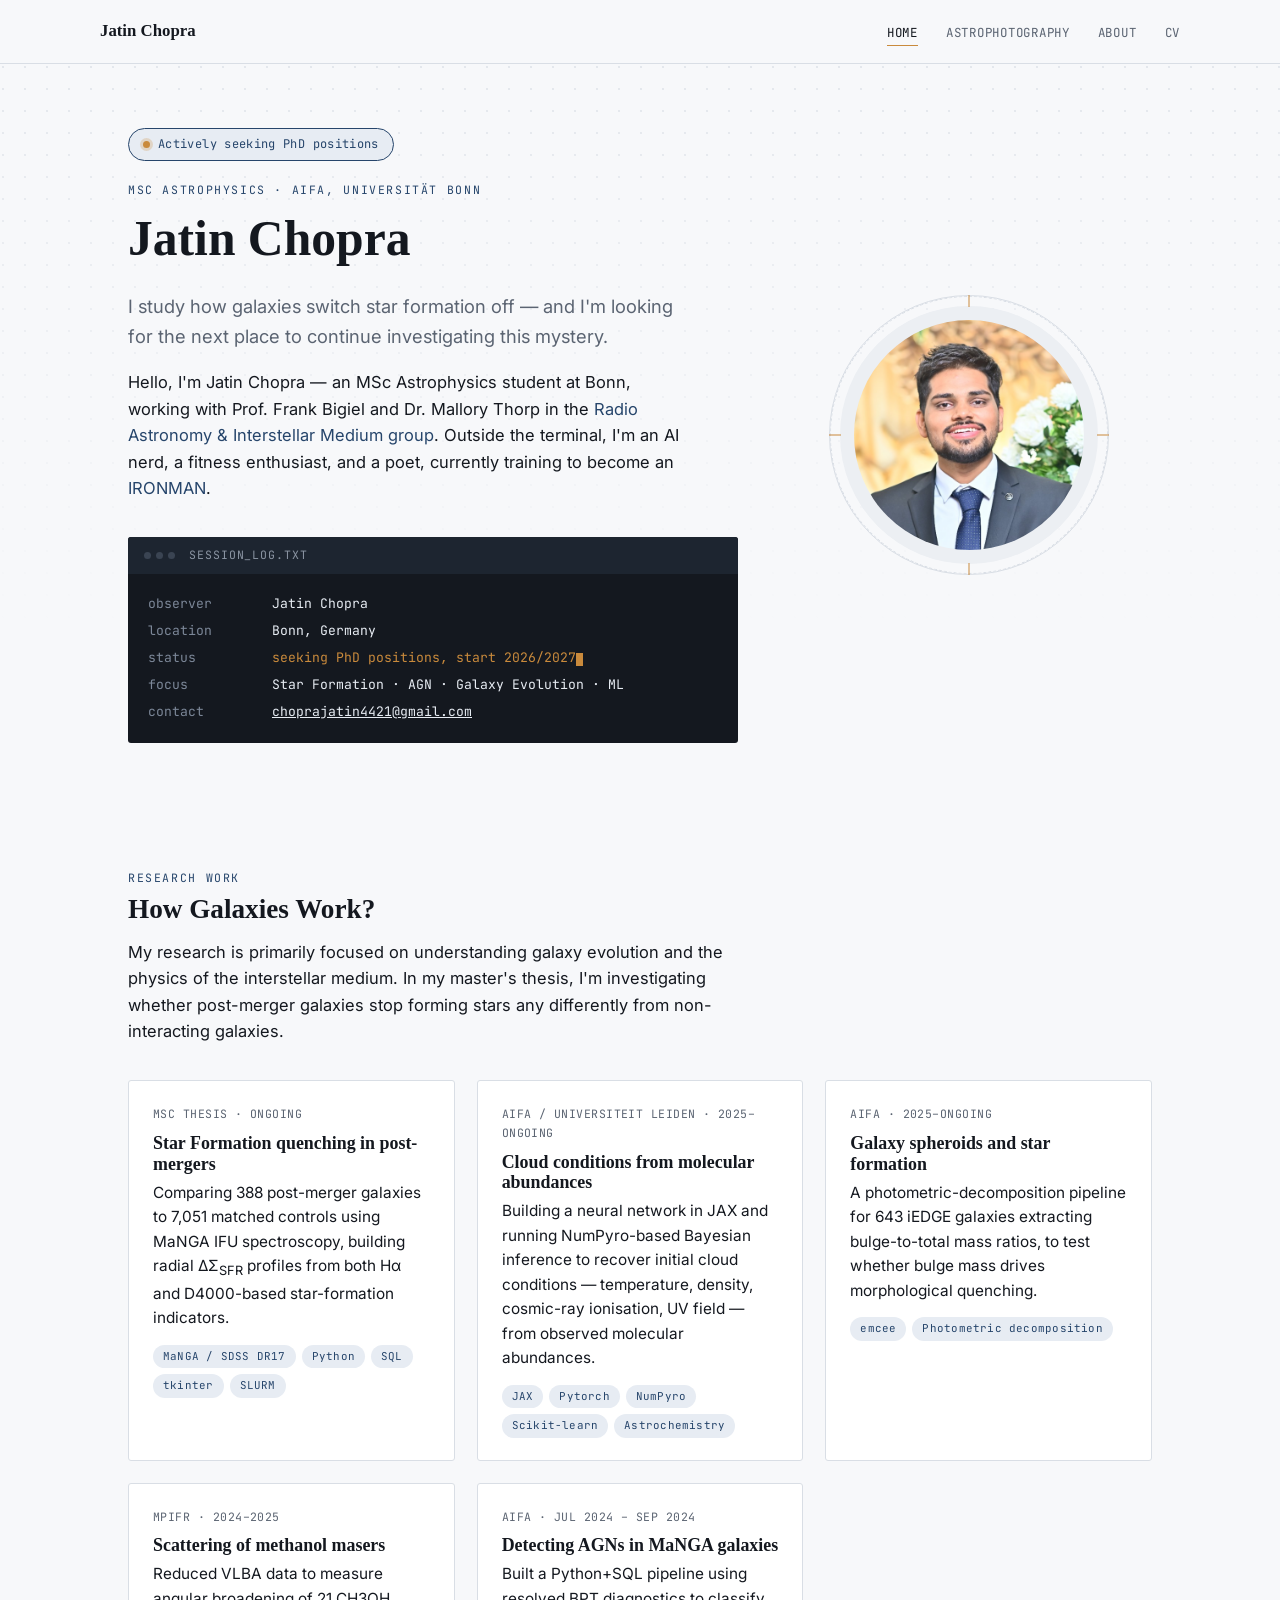
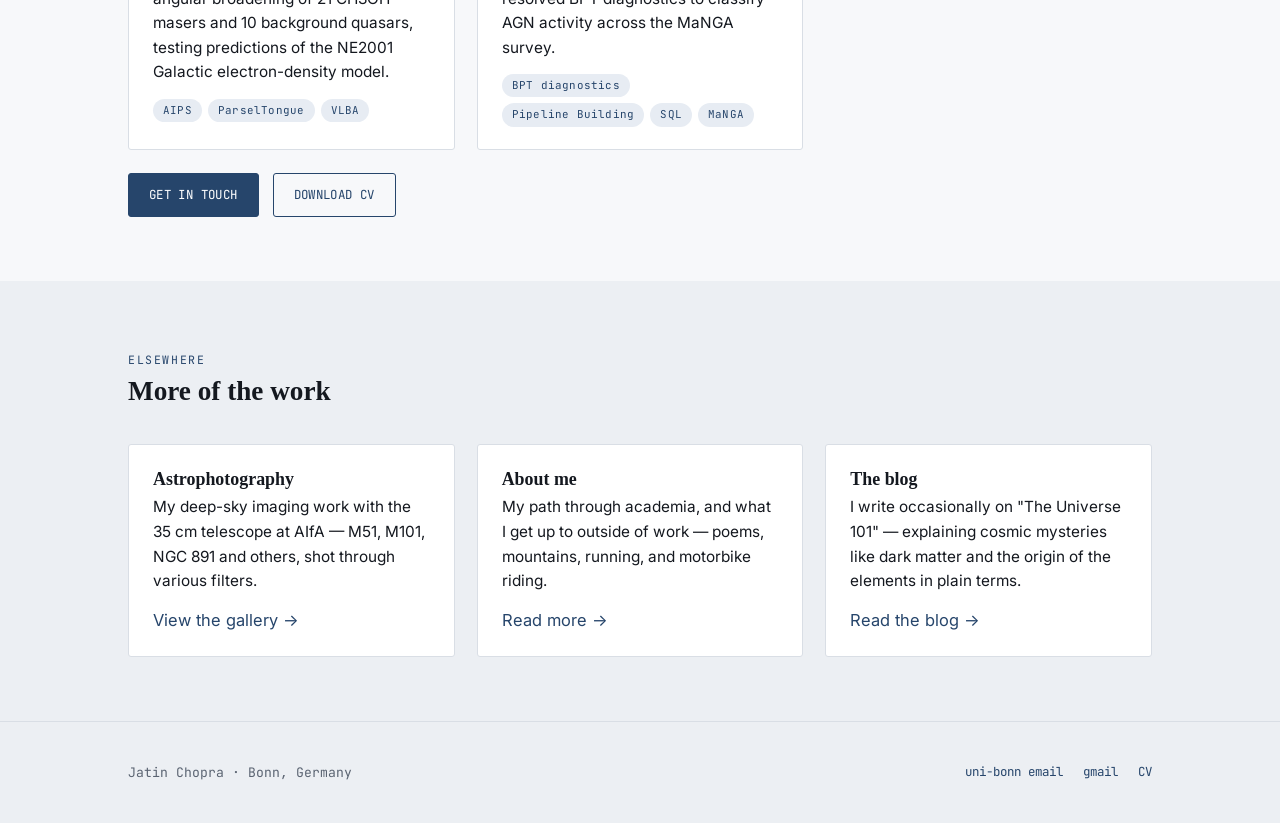
<file: index.html>
<!DOCTYPE html>
<html lang="en">
<head>
<meta charset="UTF-8">
<meta name="viewport" content="width=device-width, initial-scale=1.0">
<title>Jatin Chopra — MSc Astrophysics, AIfA Bonn</title>
<meta name="description" content="Jatin Chopra is an MSc Astrophysics student at AIfA, Universität Bonn, studying star-formation quenching in post-merger galaxies. Actively seeking PhD positions.">
<link rel="preconnect" href="https://fonts.googleapis.com">
<link rel="preconnect" href="https://fonts.gstatic.com" crossorigin>
<link href="https://fonts.googleapis.com/css2?family=Playfair+Display:wght@500;600;700&family=Inter:wght@400;500;600&family=JetBrains+Mono:wght@400;500&display=swap" rel="stylesheet">
<link rel="stylesheet" href="css/style.css?v=4">
</head>
<body>

<header class="site-header">
  <nav class="nav container">
    <a class="nav-name" href="index.html">Jatin Chopra</a>
    <button class="navtoggle" aria-label="Toggle navigation" aria-expanded="false">Menu</button>
    <ul class="nav-links">
      <li><a href="index.html" aria-current="page">Home</a></li>
      <li><a href="astrophotography.html">Astrophotography</a></li>
      <li><a href="about.html">About</a></li>
      <li><a href="assets/docs/Jatin_Chopra_CV.pdf">CV</a></li>
    </ul>
  </nav>
</header>

<main>

  <!-- ================= HERO ================= -->
  <section class="hero">
    <div class="container hero-grid">
      <div>
        <span class="status-pill"><span class="dot"></span>Actively seeking PhD positions</span>
        <div class="eyebrow">MSc Astrophysics · AIfA, Universität Bonn</div>
        <h1>Jatin Chopra</h1>
        <p class="tagline">I study how galaxies switch star formation off — and I'm looking for the next place to continue investigating this mystery.</p>
        <p class="lede">Hello, I'm Jatin Chopra — an MSc Astrophysics student at Bonn, working with Prof. Frank Bigiel and Dr. Mallory Thorp in the <a href="https://www.aifa.uni-bonn.de/en/research/radio-astro-and-interstellar-medium">Radio Astronomy &amp; Interstellar Medium group</a>. Outside the terminal, I'm an AI nerd, a fitness enthusiast, and a poet, currently training to become an <a href="https://en.wikipedia.org/wiki/Ironman_Triathlon">IRONMAN</a>.</p>

        <div class="log-card">
          <div class="log-title"><span class="lights"><span></span><span></span><span></span></span>session_log.txt</div>
          <div class="log-body">
            <div class="log-row"><span class="k">observer</span><span class="v">Jatin Chopra</span></div>
            <div class="log-row"><span class="k">location</span><span class="v">Bonn, Germany</span></div>
            <div class="log-row"><span class="k">status</span><span class="v highlight">seeking PhD positions, start 2026/2027<span class="cursor"></span></span></div>
            <div class="log-row"><span class="k">focus</span><span class="v">Star Formation · AGN · Galaxy Evolution · ML</span></div>
            <div class="log-row"><span class="k">contact</span><span class="v"><a href="mailto:choprajatin4421@gmail.com">choprajatin4421@gmail.com</a></span></div>
          </div>
        </div>
      </div>

      <div class="portrait-wrap">
        <div class="portrait-frame">
          <span class="tick n"></span><span class="tick s"></span><span class="tick e"></span><span class="tick w"></span>
          <div class="img-slot">
            <img src="assets/images/main_page_image.png" alt="Jatin Chopra">
          </div>
        </div>
      </div>
    </div>
  </section>

  <!-- ================= RESEARCH ================= -->
  <section id="research">
    <div class="container">
      <div class="section-head">
        <div class="eyebrow">Research work</div>
        <h2>How Galaxies Work?</h2>
        <p>My research is primarily focused on understanding galaxy evolution and the physics of the interstellar medium. In my master's thesis, I'm investigating whether post-merger galaxies stop forming stars any differently from non-interacting galaxies.</p>
      </div>
      <div class="card-grid">
        <div class="card">
          <div class="meta">MSc Thesis · Ongoing</div>
          <h3>Star Formation quenching in post-mergers</h3>
          <p>Comparing 388 post-merger galaxies to 7,051 matched controls using MaNGA IFU spectroscopy, building radial ΔΣ<sub>SFR</sub> profiles from both Hα and D4000-based star-formation indicators.</p>
          <div class="tag-row"><span class="tag">MaNGA / SDSS DR17</span><span class="tag">Python</span><span class="tag">SQL</span><span class="tag">tkinter</span><span class="tag">SLURM</span></div>
        </div>
        <div class="card">
          <div class="meta">AIfA / Universiteit Leiden · 2025–ongoing</div>
          <h3>Cloud conditions from molecular abundances</h3>
          <p>Building a neural network in JAX and running NumPyro-based Bayesian inference to recover initial cloud conditions — temperature, density, cosmic-ray ionisation, UV field — from observed molecular abundances.</p>
          <div class="tag-row"><span class="tag">JAX</span><span class="tag">Pytorch</span><span class="tag">NumPyro</span><span class="tag">Scikit-learn</span><span class="tag">Astrochemistry</span></div>
        </div>
        <div class="card">
          <div class="meta">AIfA · 2025–ongoing</div>
          <h3>Galaxy spheroids and star formation</h3>
          <p>A photometric-decomposition pipeline for 643 iEDGE galaxies extracting bulge-to-total mass ratios, to test whether bulge mass drives morphological quenching.</p>
          <div class="tag-row"><span class="tag">emcee</span><span class="tag">Photometric decomposition</span></div>
        </div>
        <div class="card">
          <div class="meta">MPIfR · 2024–2025</div>
          <h3>Scattering of methanol masers</h3>
          <p>Reduced VLBA data to measure angular broadening of 21 CH3OH masers and 10 background quasars, testing predictions of the NE2001 Galactic electron-density model.</p>
          <div class="tag-row"><span class="tag">AIPS</span><span class="tag">ParselTongue</span><span class="tag">VLBA</span></div>
        </div>
        <div class="card">
          <div class="meta">AIfA · Jul 2024 – Sep 2024</div>
          <h3>Detecting AGNs in MaNGA galaxies</h3>
          <p>Built a Python+SQL pipeline using resolved BPT diagnostics to classify AGN activity across the MaNGA survey.</p>
          <div class="tag-row"><span class="tag">BPT diagnostics</span><span class="tag">Pipeline Building</span><span class="tag">SQL</span><span class="tag">MaNGA</span></div>
        </div>
      </div>
      <div class="cta-row">
        <a class="btn btn-primary" href="mailto:choprajatin4421@gmail.com">Get in touch</a>
        <a class="btn btn-ghost" href="assets/docs/Jatin_Chopra_CV.pdf">Download CV</a>
      </div>
    </div>
  </section>

  <!-- ================= QUICK LINKS ================= -->
  <section class="bg-alt">
    <div class="container">
      <div class="section-head">
        <div class="eyebrow">Elsewhere</div>
        <h2>More of the work</h2>
      </div>
      <div class="card-grid">
        <div class="card">
          <h3>Astrophotography</h3>
          <p>My deep-sky imaging work with the 35 cm telescope at AIfA — M51, M101, NGC 891 and others, shot through various filters.</p>
          <a href="astrophotography.html">View the gallery →</a>
        </div>
        <div class="card">
          <h3>About me</h3>
          <p>My path through academia, and what I get up to outside of work — poems, mountains, running, and motorbike riding.</p>
          <a href="about.html">Read more →</a>
        </div>
        <div class="card">
          <h3>The blog</h3>
          <p>I write occasionally on "The Universe 101" — explaining cosmic mysteries like dark matter and the origin of the elements in plain terms.</p>
          <a href="https://medium.com/the-universe-101">Read the blog →</a>
        </div>
      </div>
    </div>
  </section>

</main>

<footer class="site-footer">
  <div class="container footer-grid">
    <span class="footer-note">Jatin Chopra · Bonn, Germany</span>
    <ul class="footer-links">
      <li><a href="mailto:s56jchop@uni-bonn.de">uni-bonn email</a></li>
      <li><a href="mailto:choprajatin4421@gmail.com">gmail</a></li>
      <li><a href="assets/docs/Jatin_Chopra_CV.pdf">CV</a></li>
    </ul>
  </div>
</footer>

<script src="js/main.js"></script>
</body>
</html>
</file>
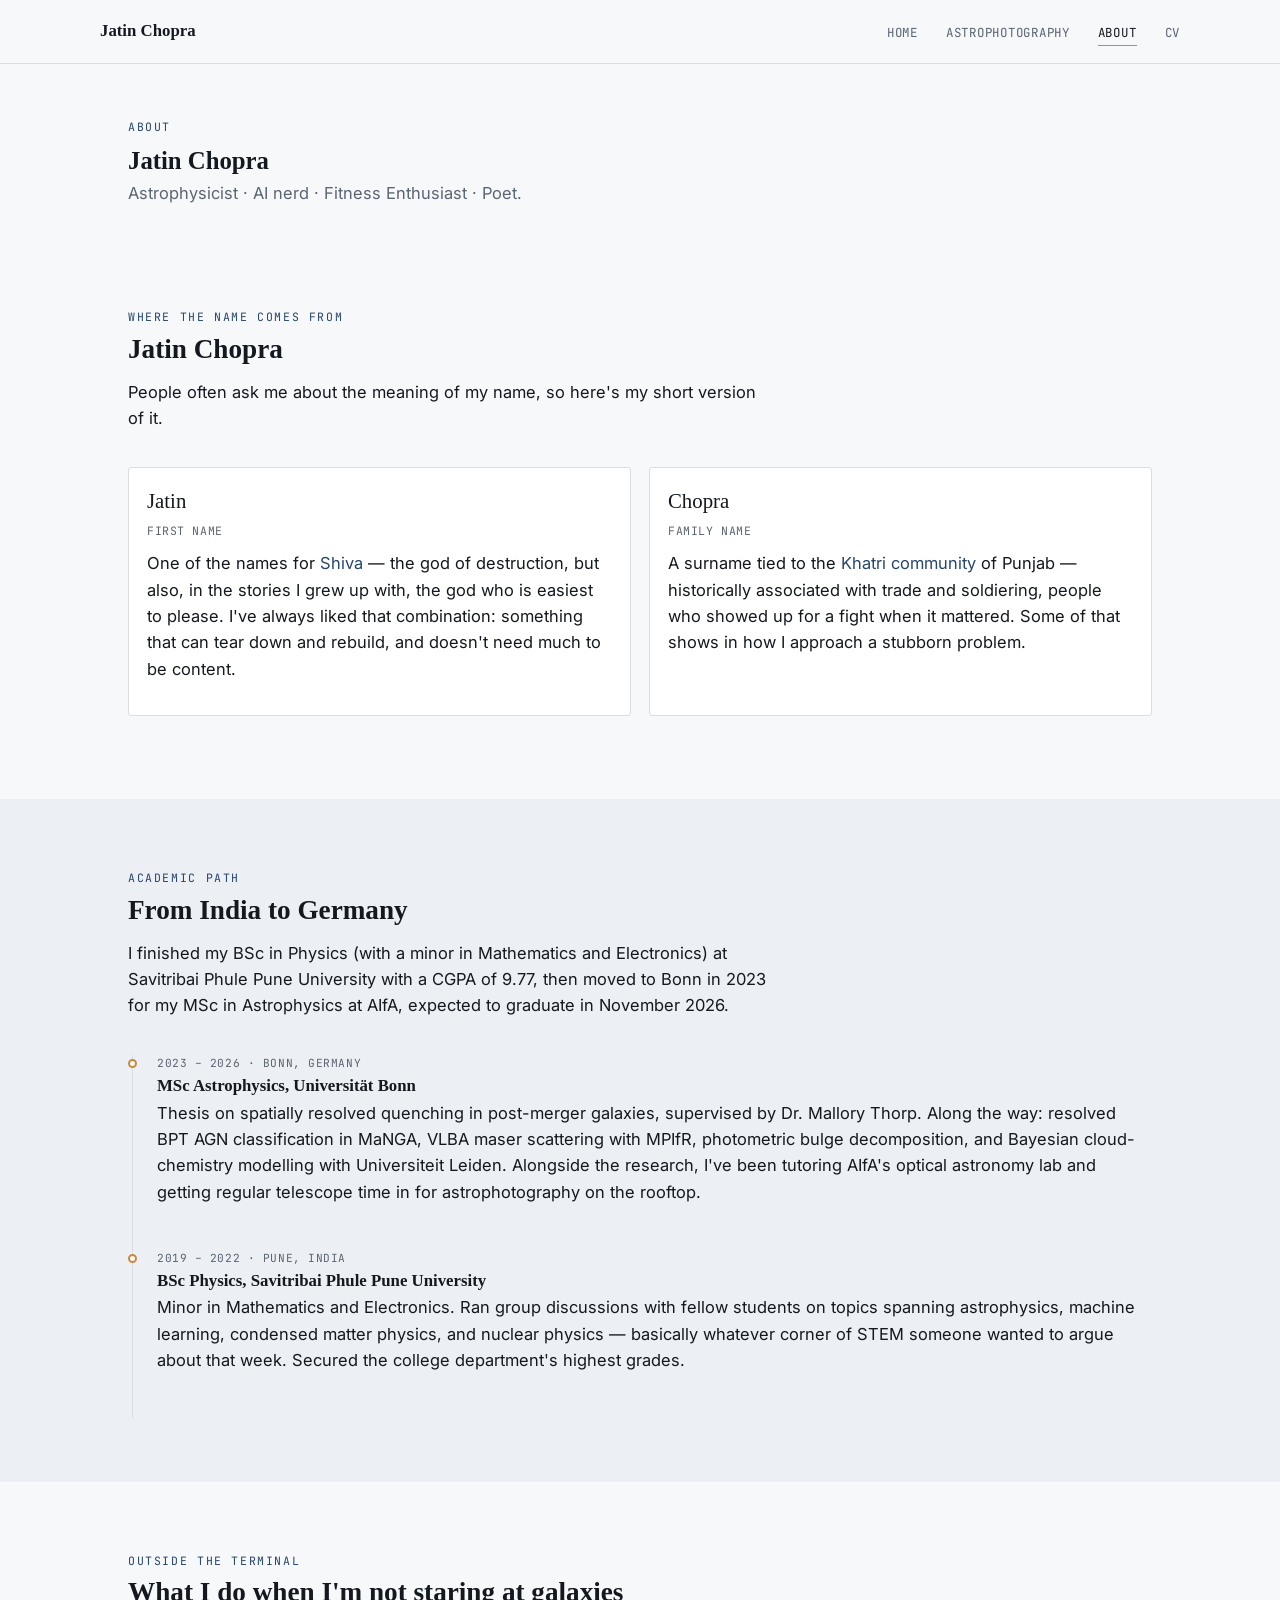
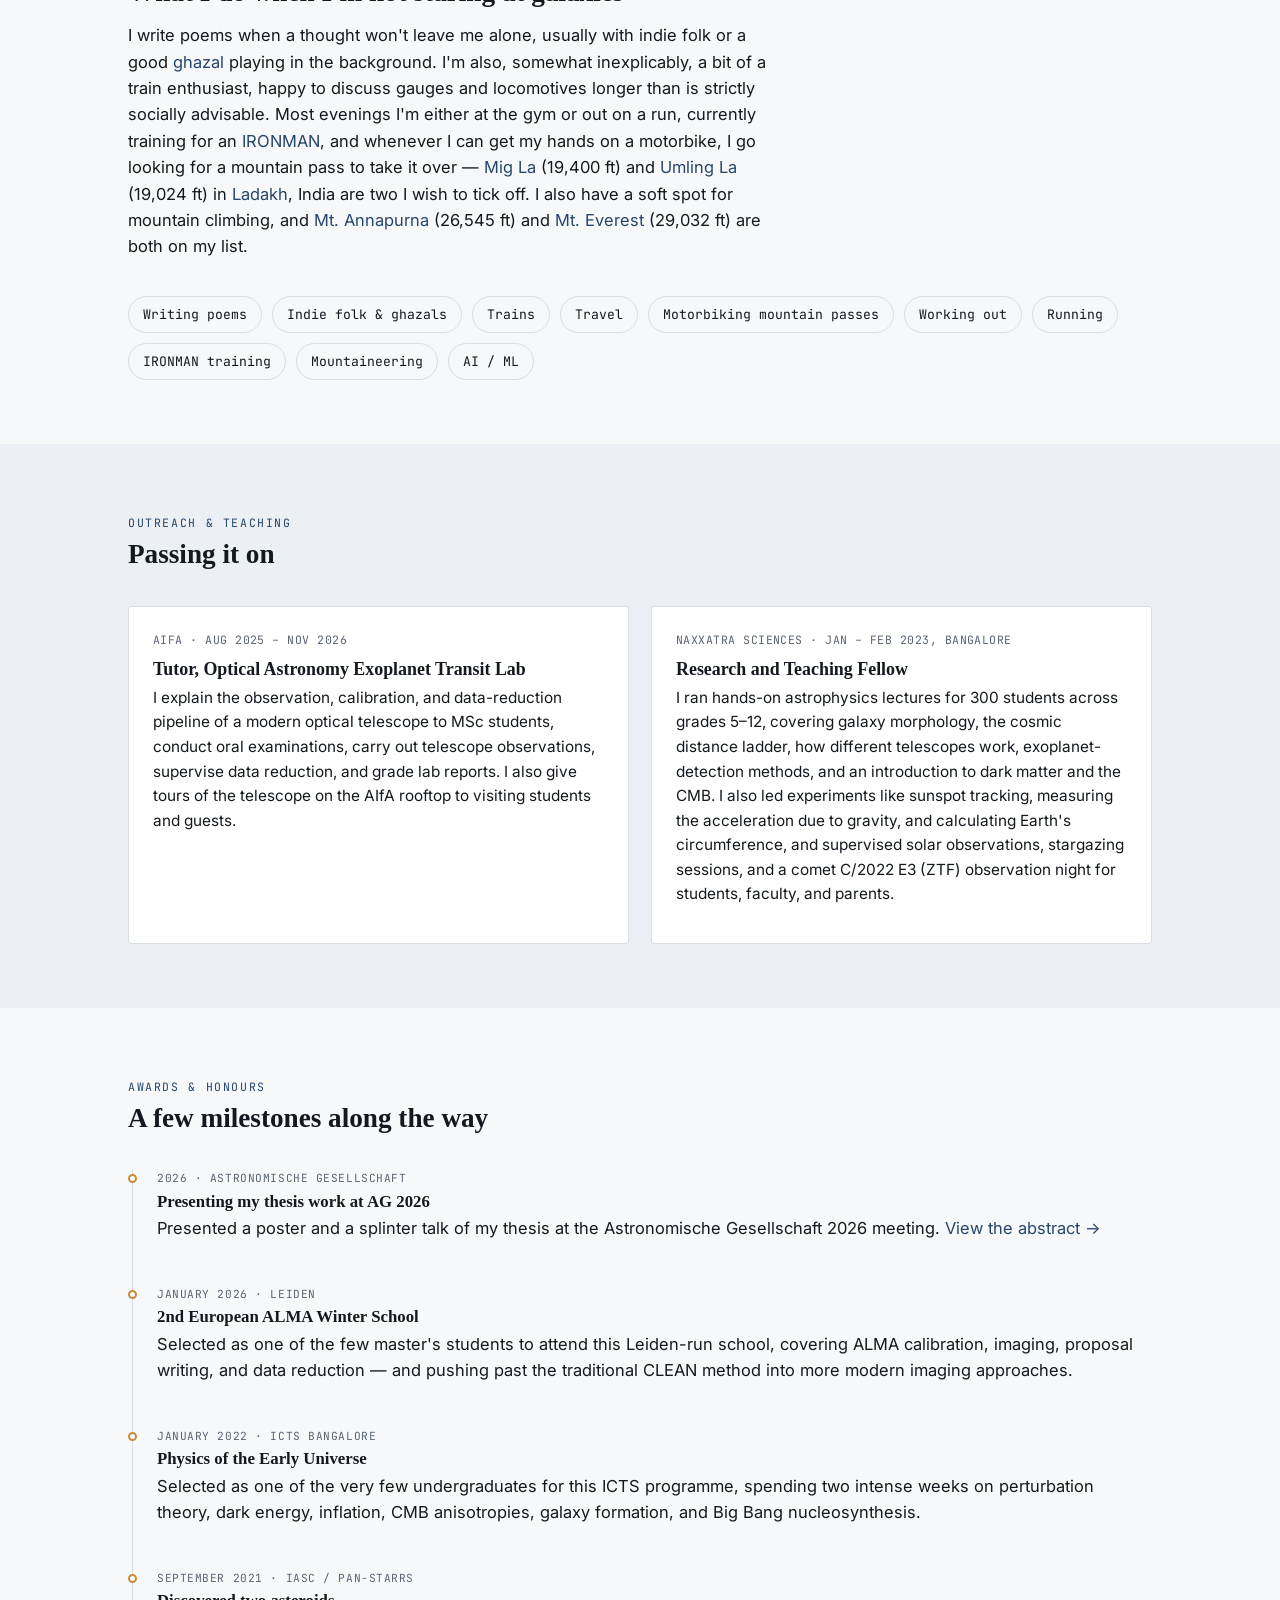
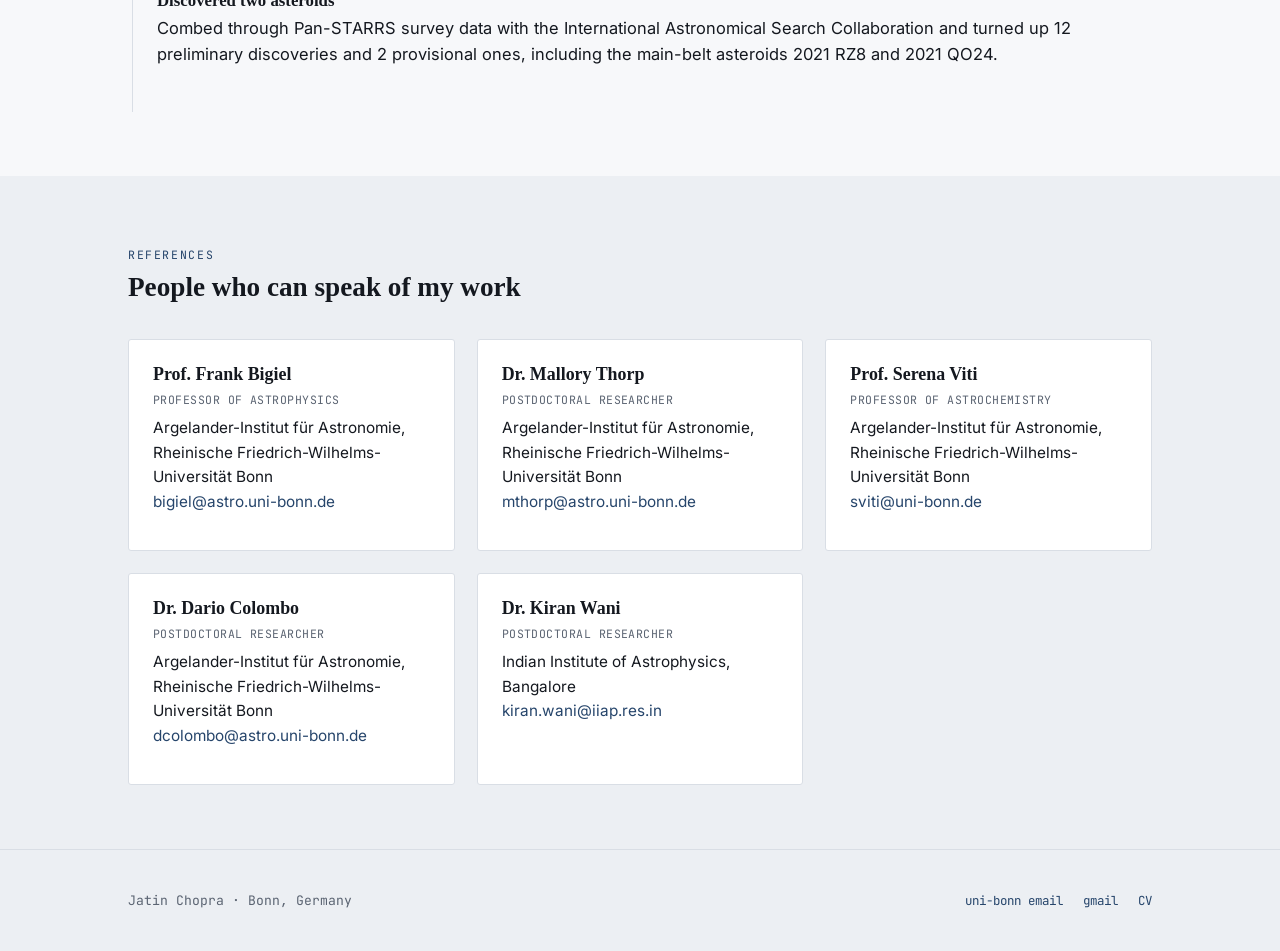
<file: about.html>
<!DOCTYPE html>
<html lang="en">
<head>
<meta charset="UTF-8">
<meta name="viewport" content="width=device-width, initial-scale=1.0">
<title>About — Jatin Chopra</title>
<meta name="description" content="About Jatin Chopra: the meaning of his name, his academic path, and life outside astrophysics.">
<link rel="preconnect" href="https://fonts.googleapis.com">
<link rel="preconnect" href="https://fonts.gstatic.com" crossorigin>
<link href="https://fonts.googleapis.com/css2?family=Playfair+Display:wght@500;600;700&family=Inter:wght@400;500;600&family=JetBrains+Mono:wght@400;500&display=swap" rel="stylesheet">
<link rel="stylesheet" href="css/style.css?v=5">
</head>
<body>

<header class="site-header">
  <nav class="nav container">
    <a class="nav-name" href="index.html">Jatin Chopra</a>
    <button class="navtoggle" aria-label="Toggle navigation" aria-expanded="false">Menu</button>
    <ul class="nav-links">
      <li><a href="index.html">Home</a></li>
      <li><a href="astrophotography.html">Astrophotography</a></li>
      <li><a href="about.html" aria-current="page">About</a></li>
      <li><a href="assets/docs/Jatin_Chopra_CV.pdf">CV</a></li>
    </ul>
  </nav>
</header>

<main>

  <section style="padding:48px 0 32px;">
    <div class="container">
      <div class="eyebrow">About</div>
      <h1 style="margin-bottom:.2em;">Jatin Chopra</h1>
      <p style="color:var(--muted); margin:0;">Astrophysicist · AI nerd · Fitness Enthusiast · Poet.</p>
    </div>
  </section>

  <!-- ============ NAME ============ -->
  <section>
    <div class="container">
      <div class="section-head">
        <div class="eyebrow">Where the name comes from</div>
        <h2>Jatin Chopra</h2>
        <p>People often ask me about the meaning of my name, so here's my short version of it.</p>
      </div>
      <div class="name-glyphs">
        <div class="name-glyph">
          <div class="word">Jatin</div>
          <div class="gloss">first name</div>
          <p style="margin-top:.6em;">One of the names for <a href="https://en.wikipedia.org/wiki/Shiva">Shiva</a> — the god of destruction, but also, in the stories I grew up with, the god who is easiest to please. I've always liked that combination: something that can tear down and rebuild, and doesn't need much to be content.</p>
        </div>
        <div class="name-glyph">
          <div class="word">Chopra</div>
          <div class="gloss">family name</div>
          <p style="margin-top:.6em;">A surname tied to the <a href="https://en.wikipedia.org/wiki/Chopra_(surname)">Khatri community</a> of Punjab — historically associated with trade and soldiering, people who showed up for a fight when it mattered. Some of that shows in how I approach a stubborn problem.</p>
        </div>
      </div>
    </div>
  </section>

  <!-- ============ ACADEMICS ============ -->
  <section class="bg-alt">
    <div class="container">
      <div class="section-head">
        <div class="eyebrow">Academic path</div>
        <h2>From India to Germany</h2>
        <p>I finished my BSc in Physics (with a minor in Mathematics and Electronics) at Savitribai Phule Pune University with a CGPA of 9.77, then moved to Bonn in 2023 for my MSc in Astrophysics at AIfA, expected to graduate in November 2026.</p>
      </div>
      <div class="timeline">
        <div class="entry">
          <div class="when">2023 – 2026 · Bonn, Germany</div>
          <h3>MSc Astrophysics, Universität Bonn</h3>
          <p>Thesis on spatially resolved quenching in post-merger galaxies, supervised by Dr. Mallory Thorp. Along the way: resolved BPT AGN classification in MaNGA, VLBA maser scattering with MPIfR, photometric bulge decomposition, and Bayesian cloud-chemistry modelling with Universiteit Leiden. Alongside the research, I've been tutoring AIfA's optical astronomy lab and getting regular telescope time in for astrophotography on the rooftop.</p>
        </div>
        <div class="entry">
          <div class="when">2019 – 2022 · Pune, India</div>
          <h3>BSc Physics, Savitribai Phule Pune University</h3>
          <p>Minor in Mathematics and Electronics. Ran group discussions with fellow students on topics spanning astrophysics, machine learning, condensed matter physics, and nuclear physics — basically whatever corner of STEM someone wanted to argue about that week. Secured the college department's highest grades.</p>
        </div>
      </div>
    </div>
  </section>

  <!-- ============ OUTSIDE THE TERMINAL ============ -->
  <section>
    <div class="container">
      <div class="section-head">
        <div class="eyebrow">Outside the terminal</div>
        <h2>What I do when I'm not staring at galaxies</h2>
        <p>I write poems when a thought won't leave me alone, usually with indie folk or a good <a href="https://en.wikipedia.org/wiki/Ghazal">ghazal</a> playing in the background. I'm also, somewhat inexplicably, a bit of a train enthusiast, happy to discuss gauges and locomotives longer than is strictly socially advisable. Most evenings I'm either at the gym or out on a run, currently training for an <a href="https://en.wikipedia.org/wiki/Ironman_Triathlon">IRONMAN</a>, and whenever I can get my hands on a motorbike, I go looking for a mountain pass to take it over — <a href="https://en.wikipedia.org/wiki/Mig_La">Mig La</a> (19,400 ft) and <a href="https://en.wikipedia.org/wiki/Umling_La">Umling La</a> (19,024 ft) in <a href="https://en.wikipedia.org/wiki/Ladakh">Ladakh</a>, India are two  I wish to tick off. I also have a soft spot for mountain climbing, and <a href="https://en.wikipedia.org/wiki/Annapurna">Mt. Annapurna</a> (26,545 ft) and <a href="https://en.wikipedia.org/wiki/Everest">Mt. Everest</a> (29,032 ft) are both on my list.</p>
      </div>
      <ul class="interest-list">
        <li>Writing poems</li>
        <li>Indie folk &amp; ghazals</li>
        <li>Trains</li>
        <li>Travel</li>
        <li>Motorbiking mountain passes</li>
        <li>Working out</li>
        <li>Running</li>
        <li>IRONMAN training</li>
        <li>Mountaineering</li>
        <li>AI / ML</li>
      </ul>
    </div>
  </section>

  <!-- ============ OUTREACH ============ -->
  <section class="bg-alt">
    <div class="container">
      <div class="section-head">
        <div class="eyebrow">Outreach &amp; teaching</div>
        <h2>Passing it on</h2>
      </div>
      <div class="card-grid">
        <div class="card">
          <div class="meta">AIfA · Aug 2025 – Nov 2026</div>
          <h3>Tutor, Optical Astronomy Exoplanet Transit Lab</h3>
          <p>I explain the observation, calibration, and data-reduction pipeline of a modern optical telescope to MSc students, conduct oral examinations, carry out telescope observations, supervise data reduction, and grade lab reports. I also give tours of the telescope on the AIfA rooftop to visiting students and guests.</p>
        </div>
        <div class="card">
          <div class="meta">Naxxatra Sciences · Jan – Feb 2023, Bangalore</div>
          <h3>Research and Teaching Fellow</h3>
          <p>I ran hands-on astrophysics lectures for 300 students across grades 5–12, covering galaxy morphology, the cosmic distance ladder, how different telescopes work, exoplanet-detection methods, and an introduction to dark matter and the CMB. I also led experiments like sunspot tracking, measuring the acceleration due to gravity, and calculating Earth's circumference, and supervised solar observations, stargazing sessions, and a comet C/2022 E3 (ZTF) observation night for students, faculty, and parents.</p>
        </div>
      </div>
    </div>
  </section>

  <!-- ============ AWARDS ============ -->
  <section>
    <div class="container">
      <div class="section-head">
        <div class="eyebrow">Awards &amp; honours</div>
        <h2>A few milestones along the way</h2>
      </div>
      <div class="timeline">
        <div class="entry">
          <div class="when">2026 · Astronomische Gesellschaft</div>
          <h3>Presenting my thesis work at AG 2026</h3>
          <p>Presented a poster and a splinter talk of my thesis at the Astronomische Gesellschaft 2026 meeting. <a href="https://ag2026.astronomische-gesellschaft.de/view_abstract.php?id=138">View the abstract →</a></p>
        </div>
        <div class="entry">
          <div class="when">January 2026 · Leiden</div>
          <h3>2nd European ALMA Winter School</h3>
          <p>Selected as one of the few master's students to attend this Leiden-run school, covering ALMA calibration, imaging, proposal writing, and data reduction — and pushing past the traditional CLEAN method into more modern imaging approaches.</p>
        </div>
        <div class="entry">
          <div class="when">January 2022 · ICTS Bangalore</div>
          <h3>Physics of the Early Universe</h3>
          <p>Selected as one of the very few undergraduates for this ICTS programme, spending two intense weeks on perturbation theory, dark energy, inflation, CMB anisotropies, galaxy formation, and Big Bang nucleosynthesis.</p>
        </div>
        <div class="entry">
          <div class="when">September 2021 · IASC / Pan-STARRS</div>
          <h3>Discovered two asteroids</h3>
          <p>Combed through Pan-STARRS survey data with the International Astronomical Search Collaboration and turned up 12 preliminary discoveries and 2 provisional ones, including the main-belt asteroids 2021 RZ8 and 2021 QO24.</p>
        </div>
      </div>
    </div>
  </section>

  <!-- ============ REFERENCES ============ -->
  <section class="bg-alt">
    <div class="container">
      <div class="section-head">
        <div class="eyebrow">References</div>
        <h2>People who can speak of my work</h2>
      </div>
      <div class="card-grid">
        <div class="card">
          <h3>Prof. Frank Bigiel</h3>
          <p class="meta" style="margin-bottom:.6em;">Professor of Astrophysics</p>
          <p>Argelander-Institut für Astronomie, Rheinische Friedrich-Wilhelms-Universität Bonn<br><a href="mailto:bigiel@astro.uni-bonn.de">bigiel@astro.uni-bonn.de</a></p>
        </div>
        <div class="card">
          <h3>Dr. Mallory Thorp</h3>
          <p class="meta" style="margin-bottom:.6em;">Postdoctoral Researcher</p>
          <p>Argelander-Institut für Astronomie, Rheinische Friedrich-Wilhelms-Universität Bonn<br><a href="mailto:mthorp@astro.uni-bonn.de">mthorp@astro.uni-bonn.de</a></p>
        </div>
        <div class="card">
          <h3>Prof. Serena Viti</h3>
          <p class="meta" style="margin-bottom:.6em;">Professor of Astrochemistry</p>
          <p>Argelander-Institut für Astronomie, Rheinische Friedrich-Wilhelms-Universität Bonn<br><a href="mailto:sviti@uni-bonn.de">sviti@uni-bonn.de</a></p>
        </div>
        <div class="card">
          <h3>Dr. Dario Colombo</h3>
          <p class="meta" style="margin-bottom:.6em;">Postdoctoral Researcher</p>
          <p>Argelander-Institut für Astronomie, Rheinische Friedrich-Wilhelms-Universität Bonn<br><a href="mailto:dcolombo@astro.uni-bonn.de">dcolombo@astro.uni-bonn.de</a></p>
        </div>
        <div class="card">
          <h3>Dr. Kiran Wani</h3>
          <p class="meta" style="margin-bottom:.6em;">Postdoctoral Researcher</p>
          <p>Indian Institute of Astrophysics, Bangalore<br><a href="mailto:kiran.wani@iiap.res.in">kiran.wani@iiap.res.in</a></p>
        </div>
      </div>
    </div>
  </section>

</main>

<footer class="site-footer">
  <div class="container footer-grid">
    <span class="footer-note">Jatin Chopra · Bonn, Germany</span>
    <ul class="footer-links">
      <li><a href="mailto:s56jchop@uni-bonn.de">uni-bonn email</a></li>
      <li><a href="mailto:choprajatin4421@gmail.com">gmail</a></li>
      <li><a href="assets/docs/Jatin_Chopra_CV.pdf">CV</a></li>
    </ul>
  </div>
</footer>

<script src="js/main.js"></script>
</body>
</html>
</file>
<file: css/style.css>
/* =========================================================
   Jatin Chopra — personal site
   Design tokens
   ========================================================= */
:root{
  --bg:        #F7F8FA;
  --bg-alt:    #ECEFF3;
  --panel:     #FFFFFF;
  --ink:       #14181F;
  --muted:     #5B6472;
  --line:      #D9DEE5;
  --accent:    #26456B;   /* deep sky indigo   */
  --accent-2:  #C98A3C;   /* warm starlight amber, used sparingly */
  --accent-soft: #E7ECF3;
  --mono: 'JetBrains Mono', ui-monospace, SFMono-Regular, Menlo, monospace;
  --serif: 'Fraunces', Georgia, 'Times New Roman', serif;
  --sans: 'Inter', -apple-system, BlinkMacSystemFont, 'Segoe UI', sans-serif;
  --radius: 3px;
  --maxw: 1080px;
}

*, *::before, *::after{ box-sizing:border-box; }
html{ scroll-behavior:smooth; }
body{
  margin:0;
  background:var(--bg);
  color:var(--ink);
  font-family:var(--sans);
  font-size:16.5px;
  line-height:1.6;
  -webkit-font-smoothing:antialiased;
}
img{ max-width:100%; display:block; }
a{ color:var(--accent); text-decoration:none; }
a:hover{ text-decoration:underline; }
a:focus-visible, button:focus-visible, .navtoggle:focus-visible{
  outline:2px solid var(--accent-2);
  outline-offset:3px;
}
h1,h2,h3{ font-family:var(--serif); font-weight:600; line-height:1.15; margin:0 0 .5em; color:var(--ink); }
p{ margin:0 0 1em; }
.container{ max-width:var(--maxw); margin:0 auto; padding:0 28px; }

.eyebrow{
  font-family:var(--mono);
  font-size:.72rem;
  letter-spacing:.14em;
  text-transform:uppercase;
  color:var(--accent);
  display:inline-block;
  margin-bottom:.9em;
}

/* ---------------------------------------------------------
   Nav
   --------------------------------------------------------- */
.site-header{
  border-bottom:1px solid var(--line);
  background:var(--bg);
  position:sticky; top:0; z-index:50;
}
.nav{
  display:flex; align-items:center; justify-content:space-between;
  padding:18px 0;
}
.nav-name{
  font-family:var(--serif);
  font-weight:600;
  font-size:1.05rem;
  color:var(--ink);
  text-decoration:none;
}
.nav-name:hover{ text-decoration:none; color:var(--accent); }
.nav-links{
  display:flex; gap:28px; list-style:none; margin:0; padding:0;
}
.nav-links a{
  font-family:var(--mono);
  font-size:.78rem;
  letter-spacing:.06em;
  text-transform:uppercase;
  color:var(--muted);
  padding-bottom:4px;
  border-bottom:1px solid transparent;
}
.nav-links a:hover, .nav-links a[aria-current="page"]{
  color:var(--ink);
  text-decoration:none;
  border-bottom:1px solid var(--accent-2);
}
.navtoggle{
  display:none;
  background:none; border:1px solid var(--line); border-radius:var(--radius);
  padding:8px 10px; cursor:pointer; color:var(--ink);
}

/* ---------------------------------------------------------
   Hero
   --------------------------------------------------------- */
.hero{
  position:relative;
  padding:64px 0 56px;
  background-image: radial-gradient(var(--line) 1px, transparent 1px);
  background-size: 22px 22px;
  background-position: -8px -8px;
  overflow:hidden;
}
.hero::after{
  /* fade the star-field so it reads as texture, not pattern */
  content:"";
  position:absolute; inset:0;
  background:linear-gradient(180deg, rgba(247,248,250,.35) 0%, var(--bg) 78%);
  pointer-events:none;
}
.hero-grid{
  position:relative; z-index:1;
  display:grid;
  grid-template-columns:1.25fr .75fr;
  gap:48px;
  align-items:center;
}
.hero h1{ font-size:clamp(2.1rem, 4vw, 3.1rem); }
.hero .tagline{ font-size:1.15rem; color:var(--muted); max-width:46ch; }
.hero .lede{ max-width:56ch; color:var(--ink); }

.status-pill{
  display:inline-flex; align-items:center; gap:8px;
  font-family:var(--mono); font-size:.75rem; letter-spacing:.03em;
  background:var(--accent-soft); color:var(--accent);
  border:1px solid var(--accent); border-radius:20px;
  padding:6px 14px; margin-bottom:1.2em;
}
.status-pill .dot{
  width:7px; height:7px; border-radius:50%;
  background:var(--accent-2);
  box-shadow:0 0 0 3px rgba(201,138,60,.25);
}

/* Portrait — telescope-eyepiece framing */
.portrait-wrap{ display:flex; justify-content:center; }
.portrait-frame{
  position:relative;
  width:min(280px, 80%);
  aspect-ratio:1/1;
  border-radius:50%;
  border:1px solid var(--line);
  padding:10px;
}
.portrait-frame::before{
  content:"";
  position:absolute; inset:0;
  border-radius:50%;
  border:1px dashed var(--line);
  margin:0;
}
.portrait-frame .tick{
  position:absolute;
  background:var(--accent-2);
}
.portrait-frame .tick.n{ top:-1px; left:50%; width:1px; height:12px; transform:translateX(-50%); }
.portrait-frame .tick.s{ bottom:-1px; left:50%; width:1px; height:12px; transform:translateX(-50%); }
.portrait-frame .tick.e{ right:-1px; top:50%; height:1px; width:12px; transform:translateY(-50%); }
.portrait-frame .tick.w{ left:-1px; top:50%; height:1px; width:12px; transform:translateY(-50%); }
.portrait-frame .img-slot{
  width:100%; height:100%;
  border-radius:50%;
  overflow:hidden;
  background:var(--bg-alt);
  display:flex; align-items:center; justify-content:center;
  color:var(--muted);
  font-family:var(--mono); font-size:.7rem; text-align:center; padding:14px;
}
.portrait-frame img{ width:100%; height:100%; object-fit:cover; border-radius:50%; }

/* ---------------------------------------------------------
   Observation log — signature element
   --------------------------------------------------------- */
.log-card{
  margin-top:36px;
  background:var(--ink);
  color:#DDE3EA;
  border-radius:var(--radius);
  font-family:var(--mono);
  font-size:.82rem;
  overflow:hidden;
}
.log-card .log-title{
  display:flex; align-items:center; gap:8px;
  padding:9px 16px;
  background:#1D2530;
  color:#8B95A3;
  font-size:.72rem;
  letter-spacing:.08em;
  text-transform:uppercase;
}
.log-card .log-title .lights{ display:flex; gap:5px; margin-right:6px; }
.log-card .log-title .lights span{ width:7px; height:7px; border-radius:50%; background:#3A4452; display:inline-block; }
.log-card .log-body{ padding:16px 20px 18px; }
.log-row{ display:flex; gap:14px; padding:3px 0; }
.log-row .k{ color:#7C8798; width:110px; flex:none; }
.log-row .v{ color:#E7ECF3; }
.log-row .v a{ color:#E7ECF3; text-decoration:underline; }
.log-row .v.highlight{ color:var(--accent-2); }
.cursor{ display:inline-block; width:7px; height:1em; background:var(--accent-2); vertical-align:text-bottom; animation:blink 1.1s steps(1) infinite; }
@keyframes blink{ 50%{ opacity:0; } }

/* ---------------------------------------------------------
   Sections
   --------------------------------------------------------- */
section{ padding:64px 0; }
.section-head{ margin-bottom:36px; max-width:64ch; }
.section-head h2{ font-size:1.7rem; }
.section-head .eyebrow{ margin-bottom:.6em; }
.bg-alt{ background:var(--bg-alt); }

.card-grid{
  display:grid;
  grid-template-columns:repeat(auto-fit, minmax(280px,1fr));
  gap:22px;
}
.card{
  background:var(--panel);
  border:1px solid var(--line);
  border-radius:var(--radius);
  padding:24px 24px 22px;
}
.card h3{ font-size:1.12rem; margin-bottom:.35em; }
.card .meta{ font-family:var(--mono); font-size:.72rem; letter-spacing:.04em; color:var(--muted); text-transform:uppercase; margin-bottom:.8em; }
.card p{ color:var(--ink); font-size:.96rem; margin-bottom:.9em; }
.tag-row{ display:flex; flex-wrap:wrap; gap:6px; }
.tag{
  font-family:var(--mono); font-size:.68rem; letter-spacing:.02em;
  background:var(--accent-soft); color:var(--accent);
  border-radius:20px; padding:3px 10px;
}

.cta-row{ display:flex; gap:14px; flex-wrap:wrap; margin-top:1.4em; }
.btn{
  font-family:var(--mono); font-size:.78rem; letter-spacing:.03em; text-transform:uppercase;
  padding:11px 20px; border-radius:var(--radius);
  border:1px solid var(--accent);
}
.btn-primary{ background:var(--accent); color:#fff; }
.btn-primary:hover{ background:#1D3555; text-decoration:none; }
.btn-ghost{ color:var(--accent); background:transparent; }
.btn-ghost:hover{ background:var(--accent-soft); text-decoration:none; }

/* ---------------------------------------------------------
   Gallery (astrophotography)
   --------------------------------------------------------- */
.gallery{
  display:grid;
  grid-template-columns:repeat(auto-fit, minmax(300px,1fr));
  gap:26px;
}
.frame{
  background:var(--panel);
  border:1px solid var(--line);
  border-radius:var(--radius);
  overflow:hidden;
}
.frame .plate{
  aspect-ratio:4/3;
  background:
    radial-gradient(var(--line) 1px, transparent 1px) 0 0/16px 16px,
    var(--bg-alt);
  display:flex; align-items:center; justify-content:center;
  color:var(--muted); font-family:var(--mono); font-size:.72rem; text-align:center; padding:16px;
}
.frame .plate img{ width:100%; height:100%; object-fit:cover; }
.frame .caption{ padding:16px 18px 18px; }
.frame .caption h3{ font-size:1.05rem; margin-bottom:.15em; }
.frame .obj-meta{ font-family:var(--mono); font-size:.72rem; color:var(--muted); margin-bottom:.7em; letter-spacing:.02em; }
.frame .obj-meta span{ display:inline-block; margin-right:10px; }
.frame .obj-meta b{ color:var(--ink); font-weight:600; }

/* ---------------------------------------------------------
   About page bits
   --------------------------------------------------------- */
.split{
  display:grid;
  grid-template-columns:1fr 1fr;
  gap:44px;
  align-items:start;
}
.name-glyphs{
  display:flex; gap:18px; margin:1.2em 0;
}
.name-glyph{
  flex:1; border:1px solid var(--line); border-radius:var(--radius);
  padding:16px 18px; background:var(--panel);
}
.name-glyph .word{ font-family:var(--serif); font-size:1.3rem; margin-bottom:.2em; }
.name-glyph .gloss{ font-family:var(--mono); font-size:.72rem; color:var(--muted); text-transform:uppercase; letter-spacing:.05em; }

.interest-list{ list-style:none; margin:0; padding:0; display:flex; flex-wrap:wrap; gap:10px; }
.interest-list li{
  font-family:var(--mono); font-size:.82rem;
  border:1px solid var(--line); border-radius:20px;
  padding:7px 14px; color:var(--ink);
}

.timeline{ border-left:1px solid var(--line); padding-left:24px; margin-left:4px; }
.timeline .entry{ position:relative; padding-bottom:28px; }
.timeline .entry::before{
  content:""; position:absolute; left:-29px; top:4px;
  width:9px; height:9px; border-radius:50%;
  background:var(--bg); border:2px solid var(--accent-2);
}
.timeline .entry .when{ font-family:var(--mono); font-size:.7rem; color:var(--muted); text-transform:uppercase; letter-spacing:.05em; margin-bottom:.3em; }
.timeline .entry h3{ font-size:1.05rem; margin-bottom:.25em; }

/* ---------------------------------------------------------
   Footer
   --------------------------------------------------------- */
.site-footer{
  border-top:1px solid var(--line);
  padding:40px 0;
  background:var(--bg-alt);
}
.footer-grid{ display:flex; justify-content:space-between; flex-wrap:wrap; gap:20px; align-items:center; }
.footer-links{ display:flex; gap:20px; flex-wrap:wrap; list-style:none; margin:0; padding:0; font-family:var(--mono); font-size:.78rem; }
.footer-note{ color:var(--muted); font-size:.82rem; font-family:var(--mono); }

/* ---------------------------------------------------------
   Responsive
   --------------------------------------------------------- */
@media (max-width:820px){
  .hero-grid{ grid-template-columns:1fr; }
  .portrait-wrap{ order:-1; margin-bottom:8px; }
  .split{ grid-template-columns:1fr; }
  .name-glyphs{ flex-direction:column; }
}
@media (max-width:680px){
  .nav-links{
    position:fixed; inset:60px 0 auto 0; background:var(--bg);
    flex-direction:column; gap:0; border-bottom:1px solid var(--line);
    padding:8px 28px 16px; transform:translateY(-8px); opacity:0; pointer-events:none;
    transition:opacity .15s ease, transform .15s ease;
  }
  .nav-links.open{ opacity:1; transform:translateY(0); pointer-events:auto; }
  .nav-links li{ border-bottom:1px solid var(--line); }
  .nav-links a{ display:block; padding:14px 0; border-bottom:none !important; }
  .navtoggle{ display:inline-flex; }
  .log-row{ flex-direction:column; gap:1px; }
  .log-row .k{ width:auto; }
}
@media (prefers-reduced-motion: reduce){
  .cursor{ animation:none; }
  html{ scroll-behavior:auto; }
}
</file>
